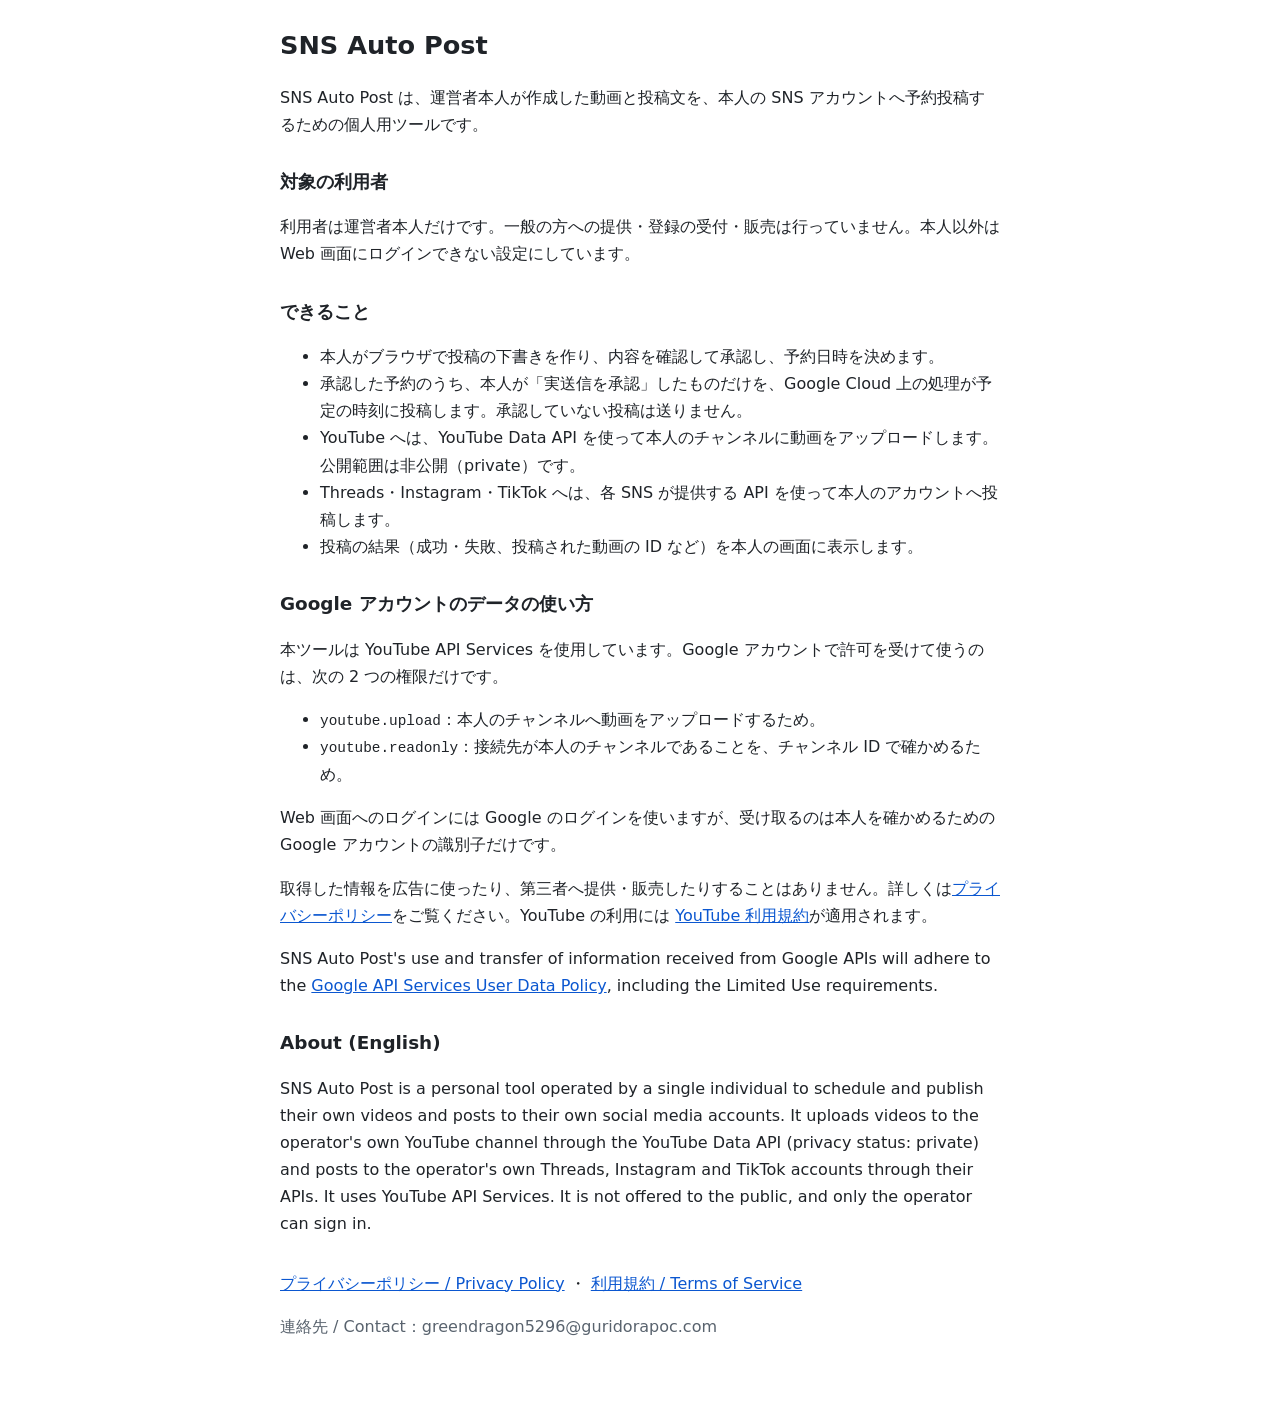
<file: index.html>
<!doctype html>
<html lang="ja">
<head>
<meta charset="utf-8">
<meta name="viewport" content="width=device-width,initial-scale=1">
<meta name="referrer" content="no-referrer">
<meta http-equiv="Content-Security-Policy" content="default-src 'none'; style-src 'self'; img-src 'self'; base-uri 'none'; form-action 'none'">
<meta name="description" content="SNS Auto Post は、運営者本人が自分の動画と投稿文を自分の SNS アカウントへ予約投稿するための個人用ツールです。">
<title>SNS Auto Post</title>
<link rel="stylesheet" href="style.css">
</head>
<body>
<main>
<h1>SNS Auto Post</h1>
<p>SNS Auto Post は、運営者本人が作成した動画と投稿文を、本人の SNS アカウントへ予約投稿するための個人用ツールです。</p>

<h2>対象の利用者</h2>
<p>利用者は運営者本人だけです。一般の方への提供・登録の受付・販売は行っていません。本人以外は Web 画面にログインできない設定にしています。</p>

<h2>できること</h2>
<ul>
<li>本人がブラウザで投稿の下書きを作り、内容を確認して承認し、予約日時を決めます。</li>
<li>承認した予約のうち、本人が「実送信を承認」したものだけを、Google Cloud 上の処理が予定の時刻に投稿します。承認していない投稿は送りません。</li>
<li>YouTube へは、YouTube Data API を使って本人のチャンネルに動画をアップロードします。公開範囲は非公開（private）です。</li>
<li>Threads・Instagram・TikTok へは、各 SNS が提供する API を使って本人のアカウントへ投稿します。</li>
<li>投稿の結果（成功・失敗、投稿された動画の ID など）を本人の画面に表示します。</li>
</ul>

<h2>Google アカウントのデータの使い方</h2>
<p>本ツールは YouTube API Services を使用しています。Google アカウントで許可を受けて使うのは、次の 2 つの権限だけです。</p>
<ul>
<li><code>youtube.upload</code>：本人のチャンネルへ動画をアップロードするため。</li>
<li><code>youtube.readonly</code>：接続先が本人のチャンネルであることを、チャンネル ID で確かめるため。</li>
</ul>
<p>Web 画面へのログインには Google のログインを使いますが、受け取るのは本人を確かめるための Google アカウントの識別子だけです。</p>
<p>取得した情報を広告に使ったり、第三者へ提供・販売したりすることはありません。詳しくは<a href="privacy.html">プライバシーポリシー</a>をご覧ください。YouTube の利用には <a href="https://www.youtube.com/t/terms">YouTube 利用規約</a>が適用されます。</p>
<p lang="en">SNS Auto Post's use and transfer of information received from Google APIs will adhere to the <a href="https://developers.google.com/terms/api-services-user-data-policy">Google API Services User Data Policy</a>, including the Limited Use requirements.</p>

<h2>About (English)</h2>
<p lang="en">SNS Auto Post is a personal tool operated by a single individual to schedule and publish their own videos and posts to their own social media accounts. It uploads videos to the operator's own YouTube channel through the YouTube Data API (privacy status: private) and posts to the operator's own Threads, Instagram and TikTok accounts through their APIs. It uses YouTube API Services. It is not offered to the public, and only the operator can sign in.</p>

<nav aria-label="ページ">
<a href="privacy.html">プライバシーポリシー / Privacy Policy</a> ・
<a href="terms.html">利用規約 / Terms of Service</a>
</nav>
<p class="contact">連絡先 / Contact：greendragon5296@guridorapoc.com</p>
</main>
</body>
</html>
</file>
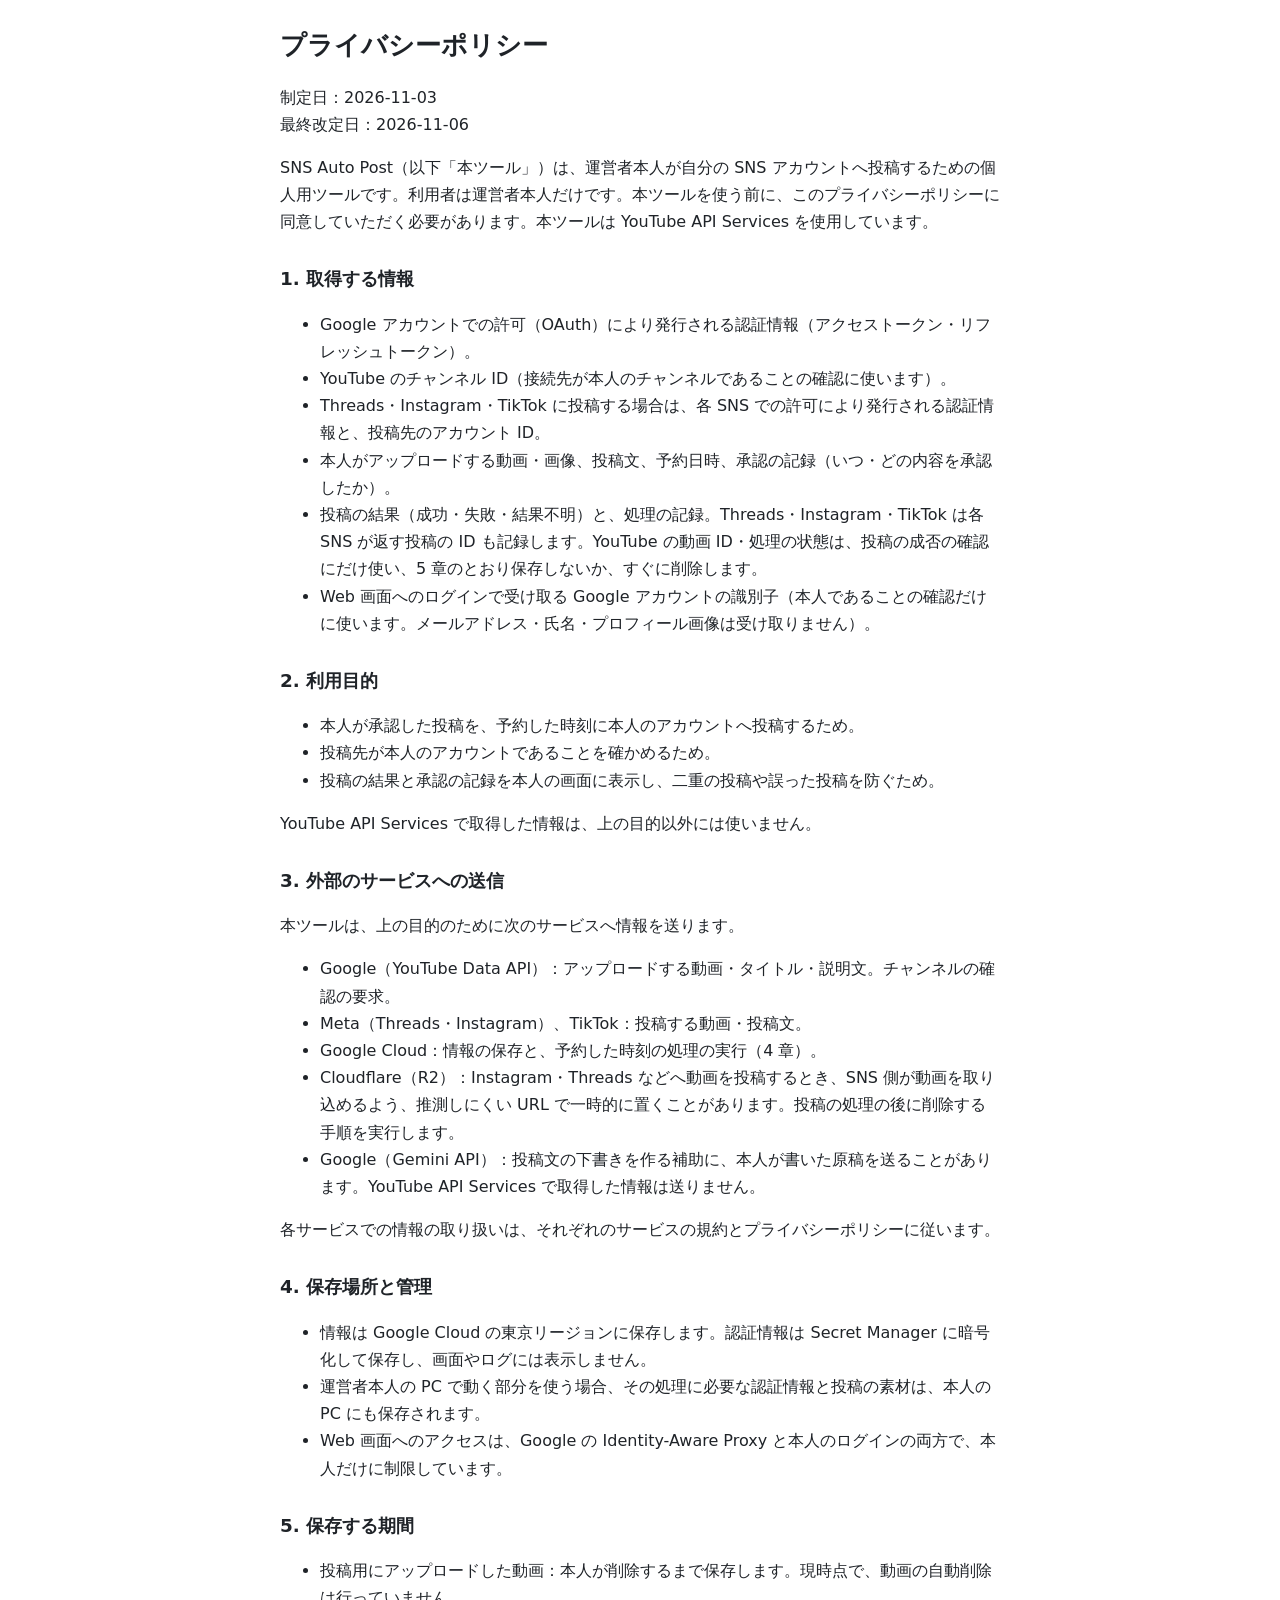
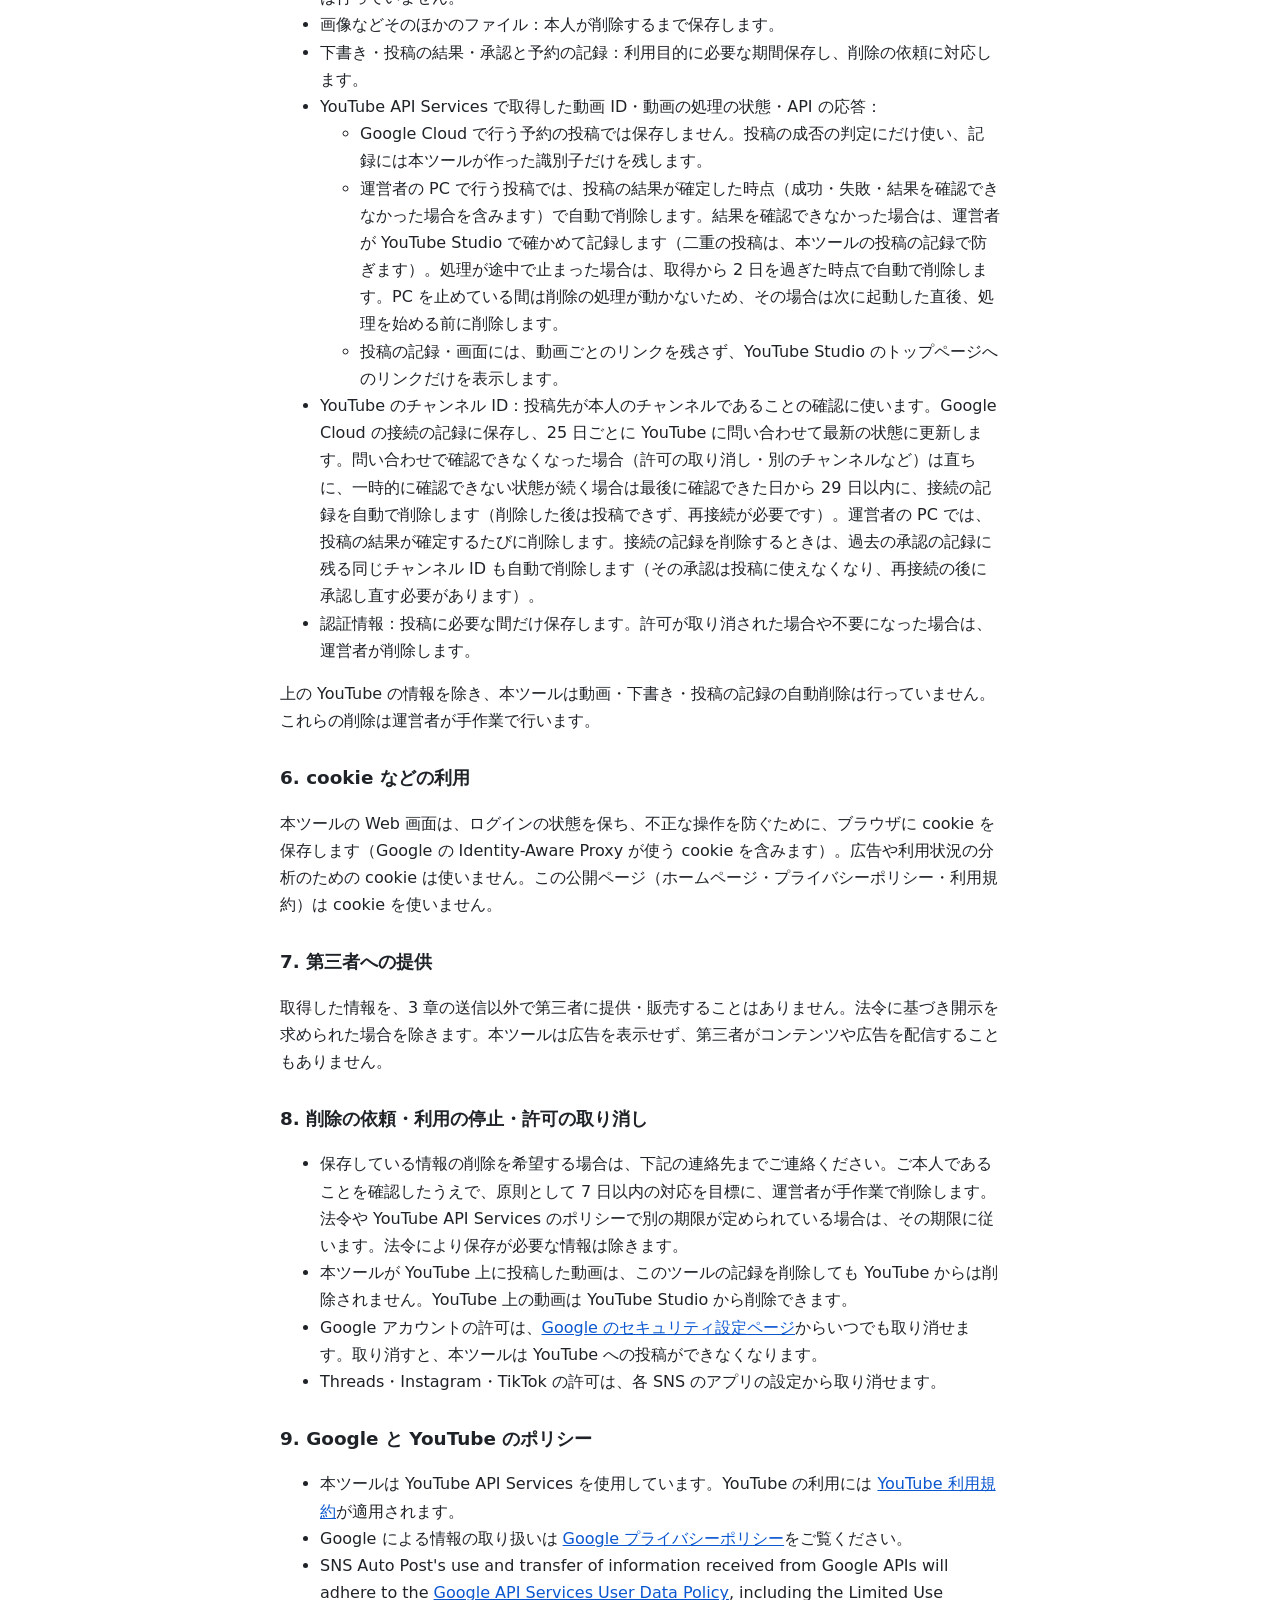
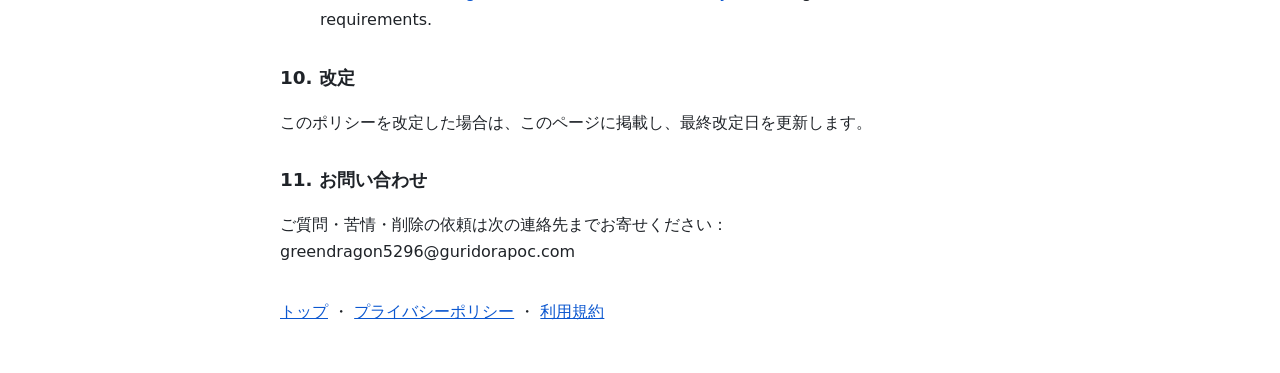
<file: privacy.html>
<!doctype html>
<html lang="ja">
<head>
<meta charset="utf-8">
<meta name="viewport" content="width=device-width,initial-scale=1">
<meta name="referrer" content="no-referrer">
<meta http-equiv="Content-Security-Policy" content="default-src 'none'; style-src 'self'; img-src 'self'; base-uri 'none'; form-action 'none'">
<title>プライバシーポリシー - SNS Auto Post</title>
<link rel="stylesheet" href="style.css">
</head>
<body>
<main>
<h1>プライバシーポリシー</h1>
<p>制定日：2026-11-03<br>最終改定日：2026-11-06</p>
<p>SNS Auto Post（以下「本ツール」）は、運営者本人が自分の SNS アカウントへ投稿するための個人用ツールです。利用者は運営者本人だけです。本ツールを使う前に、このプライバシーポリシーに同意していただく必要があります。本ツールは YouTube API Services を使用しています。</p>

<h2>1. 取得する情報</h2>
<ul>
<li>Google アカウントでの許可（OAuth）により発行される認証情報（アクセストークン・リフレッシュトークン）。</li>
<li>YouTube のチャンネル ID（接続先が本人のチャンネルであることの確認に使います）。</li>
<li>Threads・Instagram・TikTok に投稿する場合は、各 SNS での許可により発行される認証情報と、投稿先のアカウント ID。</li>
<li>本人がアップロードする動画・画像、投稿文、予約日時、承認の記録（いつ・どの内容を承認したか）。</li>
<li>投稿の結果（成功・失敗・結果不明）と、処理の記録。Threads・Instagram・TikTok は各 SNS が返す投稿の ID も記録します。YouTube の動画 ID・処理の状態は、投稿の成否の確認にだけ使い、5 章のとおり保存しないか、すぐに削除します。</li>
<li>Web 画面へのログインで受け取る Google アカウントの識別子（本人であることの確認だけに使います。メールアドレス・氏名・プロフィール画像は受け取りません）。</li>
</ul>

<h2>2. 利用目的</h2>
<ul>
<li>本人が承認した投稿を、予約した時刻に本人のアカウントへ投稿するため。</li>
<li>投稿先が本人のアカウントであることを確かめるため。</li>
<li>投稿の結果と承認の記録を本人の画面に表示し、二重の投稿や誤った投稿を防ぐため。</li>
</ul>
<p>YouTube API Services で取得した情報は、上の目的以外には使いません。</p>

<h2>3. 外部のサービスへの送信</h2>
<p>本ツールは、上の目的のために次のサービスへ情報を送ります。</p>
<ul>
<li>Google（YouTube Data API）：アップロードする動画・タイトル・説明文。チャンネルの確認の要求。</li>
<li>Meta（Threads・Instagram）、TikTok：投稿する動画・投稿文。</li>
<li>Google Cloud：情報の保存と、予約した時刻の処理の実行（4 章）。</li>
<li>Cloudflare（R2）：Instagram・Threads などへ動画を投稿するとき、SNS 側が動画を取り込めるよう、推測しにくい URL で一時的に置くことがあります。投稿の処理の後に削除する手順を実行します。</li>
<li>Google（Gemini API）：投稿文の下書きを作る補助に、本人が書いた原稿を送ることがあります。YouTube API Services で取得した情報は送りません。</li>
</ul>
<p>各サービスでの情報の取り扱いは、それぞれのサービスの規約とプライバシーポリシーに従います。</p>

<h2>4. 保存場所と管理</h2>
<ul>
<li>情報は Google Cloud の東京リージョンに保存します。認証情報は Secret Manager に暗号化して保存し、画面やログには表示しません。</li>
<li>運営者本人の PC で動く部分を使う場合、その処理に必要な認証情報と投稿の素材は、本人の PC にも保存されます。</li>
<li>Web 画面へのアクセスは、Google の Identity-Aware Proxy と本人のログインの両方で、本人だけに制限しています。</li>
</ul>

<h2>5. 保存する期間</h2>
<ul>
<li>投稿用にアップロードした動画：本人が削除するまで保存します。現時点で、動画の自動削除は行っていません。</li>
<li>画像などそのほかのファイル：本人が削除するまで保存します。</li>
<li>下書き・投稿の結果・承認と予約の記録：利用目的に必要な期間保存し、削除の依頼に対応します。</li>
<li>YouTube API Services で取得した動画 ID・動画の処理の状態・API の応答：
<ul>
<li>Google Cloud で行う予約の投稿では保存しません。投稿の成否の判定にだけ使い、記録には本ツールが作った識別子だけを残します。</li>
<li>運営者の PC で行う投稿では、投稿の結果が確定した時点（成功・失敗・結果を確認できなかった場合を含みます）で自動で削除します。結果を確認できなかった場合は、運営者が YouTube Studio で確かめて記録します（二重の投稿は、本ツールの投稿の記録で防ぎます）。処理が途中で止まった場合は、取得から 2 日を過ぎた時点で自動で削除します。PC を止めている間は削除の処理が動かないため、その場合は次に起動した直後、処理を始める前に削除します。</li>
<li>投稿の記録・画面には、動画ごとのリンクを残さず、YouTube Studio のトップページへのリンクだけを表示します。</li>
</ul></li>
<li>YouTube のチャンネル ID：投稿先が本人のチャンネルであることの確認に使います。Google Cloud の接続の記録に保存し、25 日ごとに YouTube に問い合わせて最新の状態に更新します。問い合わせで確認できなくなった場合（許可の取り消し・別のチャンネルなど）は直ちに、一時的に確認できない状態が続く場合は最後に確認できた日から 29 日以内に、接続の記録を自動で削除します（削除した後は投稿できず、再接続が必要です）。運営者の PC では、投稿の結果が確定するたびに削除します。接続の記録を削除するときは、過去の承認の記録に残る同じチャンネル ID も自動で削除します（その承認は投稿に使えなくなり、再接続の後に承認し直す必要があります）。</li>
<li>認証情報：投稿に必要な間だけ保存します。許可が取り消された場合や不要になった場合は、運営者が削除します。</li>
</ul>
<p>上の YouTube の情報を除き、本ツールは動画・下書き・投稿の記録の自動削除は行っていません。これらの削除は運営者が手作業で行います。</p>

<h2>6. cookie などの利用</h2>
<p>本ツールの Web 画面は、ログインの状態を保ち、不正な操作を防ぐために、ブラウザに cookie を保存します（Google の Identity-Aware Proxy が使う cookie を含みます）。広告や利用状況の分析のための cookie は使いません。この公開ページ（ホームページ・プライバシーポリシー・利用規約）は cookie を使いません。</p>

<h2>7. 第三者への提供</h2>
<p>取得した情報を、3 章の送信以外で第三者に提供・販売することはありません。法令に基づき開示を求められた場合を除きます。本ツールは広告を表示せず、第三者がコンテンツや広告を配信することもありません。</p>

<h2>8. 削除の依頼・利用の停止・許可の取り消し</h2>
<ul>
<li>保存している情報の削除を希望する場合は、下記の連絡先までご連絡ください。ご本人であることを確認したうえで、原則として 7 日以内の対応を目標に、運営者が手作業で削除します。法令や YouTube API Services のポリシーで別の期限が定められている場合は、その期限に従います。法令により保存が必要な情報は除きます。</li>
<li>本ツールが YouTube 上に投稿した動画は、このツールの記録を削除しても YouTube からは削除されません。YouTube 上の動画は YouTube Studio から削除できます。</li>
<li>Google アカウントの許可は、<a href="https://security.google.com/settings/security/permissions">Google のセキュリティ設定ページ</a>からいつでも取り消せます。取り消すと、本ツールは YouTube への投稿ができなくなります。</li>
<li>Threads・Instagram・TikTok の許可は、各 SNS のアプリの設定から取り消せます。</li>
</ul>

<h2>9. Google と YouTube のポリシー</h2>
<ul>
<li>本ツールは YouTube API Services を使用しています。YouTube の利用には <a href="https://www.youtube.com/t/terms">YouTube 利用規約</a>が適用されます。</li>
<li>Google による情報の取り扱いは <a href="http://www.google.com/policies/privacy">Google プライバシーポリシー</a>をご覧ください。</li>
<li lang="en">SNS Auto Post's use and transfer of information received from Google APIs will adhere to the <a href="https://developers.google.com/terms/api-services-user-data-policy">Google API Services User Data Policy</a>, including the Limited Use requirements.</li>
</ul>

<h2>10. 改定</h2>
<p>このポリシーを改定した場合は、このページに掲載し、最終改定日を更新します。</p>

<h2>11. お問い合わせ</h2>
<p>ご質問・苦情・削除の依頼は次の連絡先までお寄せください：greendragon5296@guridorapoc.com</p>

<nav aria-label="ページ"><a href="index.html">トップ</a> ・ <a href="privacy.html">プライバシーポリシー</a> ・ <a href="terms.html">利用規約</a></nav>
</main>
</body>
</html>
</file>
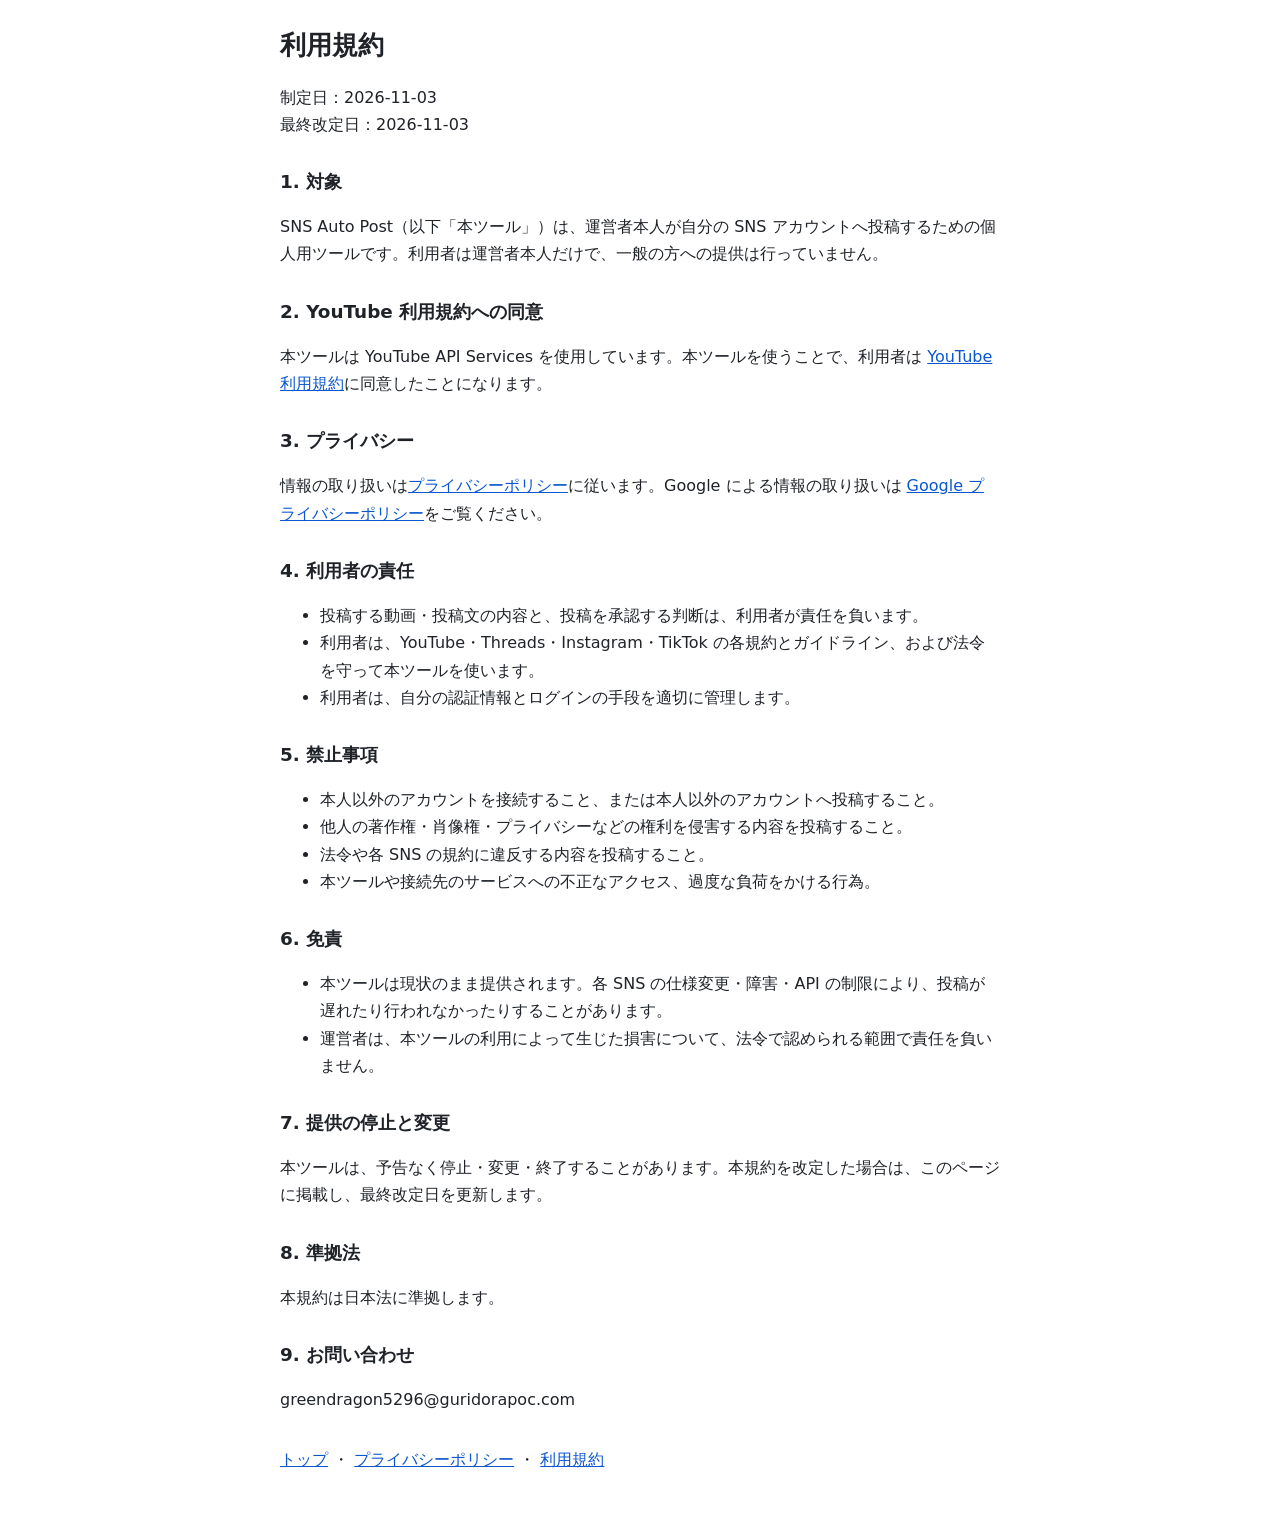
<file: terms.html>
<!doctype html>
<html lang="ja">
<head>
<meta charset="utf-8">
<meta name="viewport" content="width=device-width,initial-scale=1">
<meta name="referrer" content="no-referrer">
<meta http-equiv="Content-Security-Policy" content="default-src 'none'; style-src 'self'; img-src 'self'; base-uri 'none'; form-action 'none'">
<title>利用規約 - SNS Auto Post</title>
<link rel="stylesheet" href="style.css">
</head>
<body>
<main>
<h1>利用規約</h1>
<p>制定日：2026-11-03<br>最終改定日：2026-11-03</p>

<h2>1. 対象</h2>
<p>SNS Auto Post（以下「本ツール」）は、運営者本人が自分の SNS アカウントへ投稿するための個人用ツールです。利用者は運営者本人だけで、一般の方への提供は行っていません。</p>

<h2>2. YouTube 利用規約への同意</h2>
<p>本ツールは YouTube API Services を使用しています。本ツールを使うことで、利用者は <a href="https://www.youtube.com/t/terms">YouTube 利用規約</a>に同意したことになります。</p>

<h2>3. プライバシー</h2>
<p>情報の取り扱いは<a href="privacy.html">プライバシーポリシー</a>に従います。Google による情報の取り扱いは <a href="http://www.google.com/policies/privacy">Google プライバシーポリシー</a>をご覧ください。</p>

<h2>4. 利用者の責任</h2>
<ul>
<li>投稿する動画・投稿文の内容と、投稿を承認する判断は、利用者が責任を負います。</li>
<li>利用者は、YouTube・Threads・Instagram・TikTok の各規約とガイドライン、および法令を守って本ツールを使います。</li>
<li>利用者は、自分の認証情報とログインの手段を適切に管理します。</li>
</ul>

<h2>5. 禁止事項</h2>
<ul>
<li>本人以外のアカウントを接続すること、または本人以外のアカウントへ投稿すること。</li>
<li>他人の著作権・肖像権・プライバシーなどの権利を侵害する内容を投稿すること。</li>
<li>法令や各 SNS の規約に違反する内容を投稿すること。</li>
<li>本ツールや接続先のサービスへの不正なアクセス、過度な負荷をかける行為。</li>
</ul>

<h2>6. 免責</h2>
<ul>
<li>本ツールは現状のまま提供されます。各 SNS の仕様変更・障害・API の制限により、投稿が遅れたり行われなかったりすることがあります。</li>
<li>運営者は、本ツールの利用によって生じた損害について、法令で認められる範囲で責任を負いません。</li>
</ul>

<h2>7. 提供の停止と変更</h2>
<p>本ツールは、予告なく停止・変更・終了することがあります。本規約を改定した場合は、このページに掲載し、最終改定日を更新します。</p>

<h2>8. 準拠法</h2>
<p>本規約は日本法に準拠します。</p>

<h2>9. お問い合わせ</h2>
<p>greendragon5296@guridorapoc.com</p>

<nav aria-label="ページ"><a href="index.html">トップ</a> ・ <a href="privacy.html">プライバシーポリシー</a> ・ <a href="terms.html">利用規約</a></nav>
</main>
</body>
</html>
</file>
<file: style.css>
:root{--fg:#1f2328;--bg:#ffffff;--muted:#59636e;--link:#0b57d0}
@media (prefers-color-scheme:dark){:root{--fg:#e6e6e6;--bg:#16181b;--muted:#a0a7b0;--link:#8ab4f8}}
body{margin:0;background:var(--bg);color:var(--fg);font:16px/1.7 system-ui,-apple-system,"Segoe UI","Hiragino Sans","Yu Gothic UI",sans-serif}
main{max-width:720px;margin:0 auto;padding:24px 16px 48px}
h1{font-size:1.6rem;margin:0 0 12px}
h2{font-size:1.15rem;margin:28px 0 8px}
a{color:var(--link)}
code{font-size:.9em}
nav{margin-top:32px}
.contact{color:var(--muted)}
</file>
